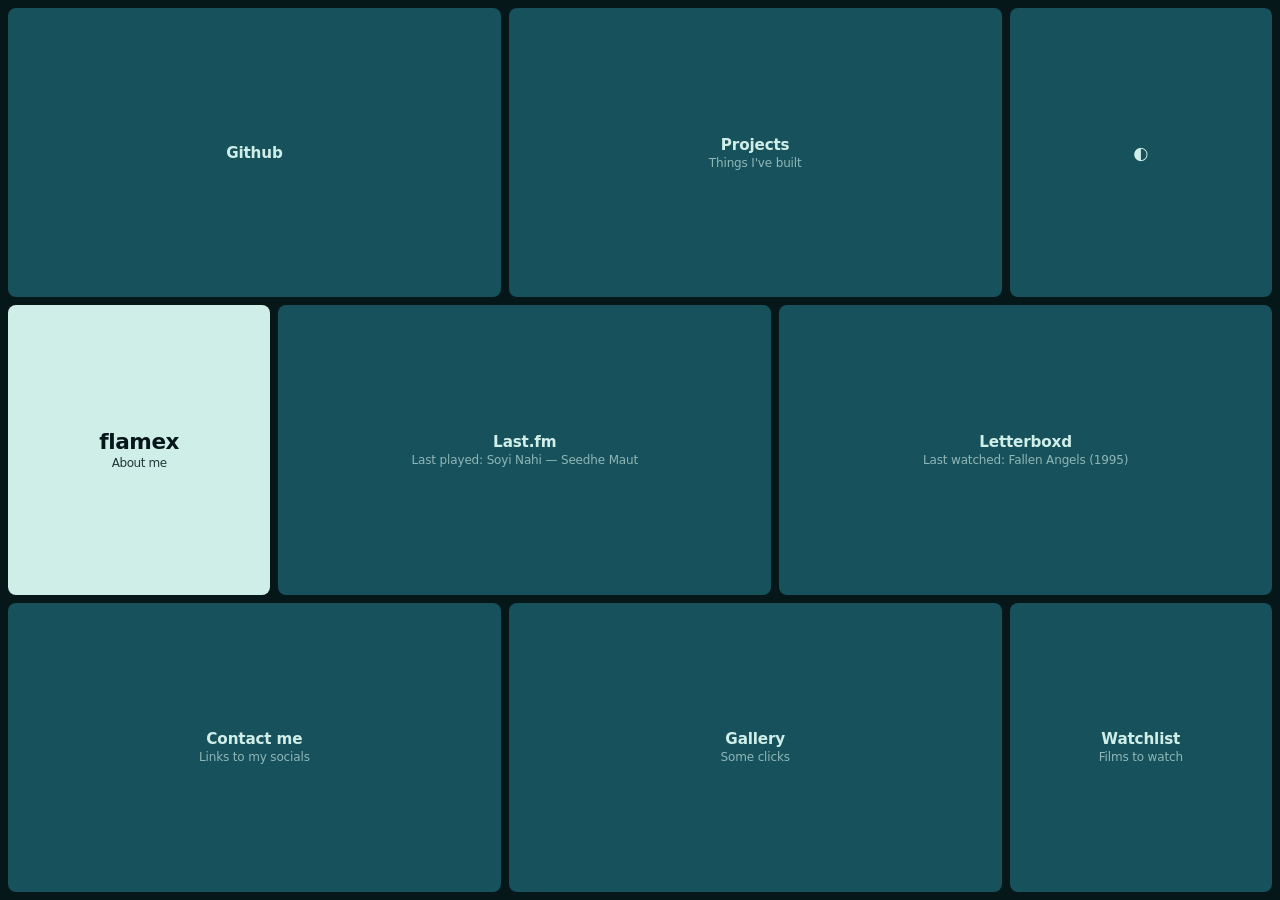
<file: index.html>
<!DOCTYPE html>
<html>
    <head>
        <meta charset="UTF-8"/>
        <meta name="viewport" content="width=device-width, initial-scale=1.0" />
        <title>flamex</title>
        <script>
            try {
                document.documentElement.dataset.theme =
                    localStorage.getItem("theme") === "light" ? "light" : "dark";
            } catch (e) {}
        </script>
        <link rel="stylesheet" href="style.css">
        <link rel="icon" href="favicon.ico" sizes="any">
        <link rel="icon" href="favicon-32.png" type="image/png" sizes="32x32">
        <link rel="apple-touch-icon" href="apple-touch-icon.png">
    </head>
    <body>
        <main class="bento">
            <div class="row">
                <a class="cell"  href="https://github.com/Diparsan79">
                    <span class="label">Github</span>
                </a>
                <a class="cell" href="projects.html">
                    <span class="label">Projects</span>
                    <span class="tagline">Things I've built</span>
                </a>
                <button class="cell toggle" type="button" aria-label="Switch color theme">◐</button>
                </div>
            <div class="row">
                <a class="cell brand" href="about.html">
                    <span class="label">flamex</span>
                    <span class="tagline">About me</span>
                </a>
                <a class="cell" href="https://last.fm/user/flamex67">
                    <span class="label">Last.fm</span>
                    <span class="tagline" id="lastfm-tag">What I'm listening to</span>
                </a>
                <a class="cell" href="https://letterboxd.com/flamexgod">
                    <span class="label">Letterboxd</span>
                    <span class="tagline" id="lb-tag">What I'm watching</span>
                </a>
            </div>
            <div class="row">
                <a class="cell" href="contact.html">
                    <span class="label">Contact me</span>
                    <span class="tagline">Links to my socials</span>
                </a>
                <a class="cell" href="gallery.html">
                    <span class="label">Gallery</span>
                    <span class="tagline">Some clicks</span>
                </a>
                <a class="cell" href="watchlist.html">
                    <span class="label">Watchlist</span>
                    <span class="tagline">Films to watch</span>
                </a>
            </div>
        </main>
    <script src="script.js" defer></script>
    </body>
</html>
</file>
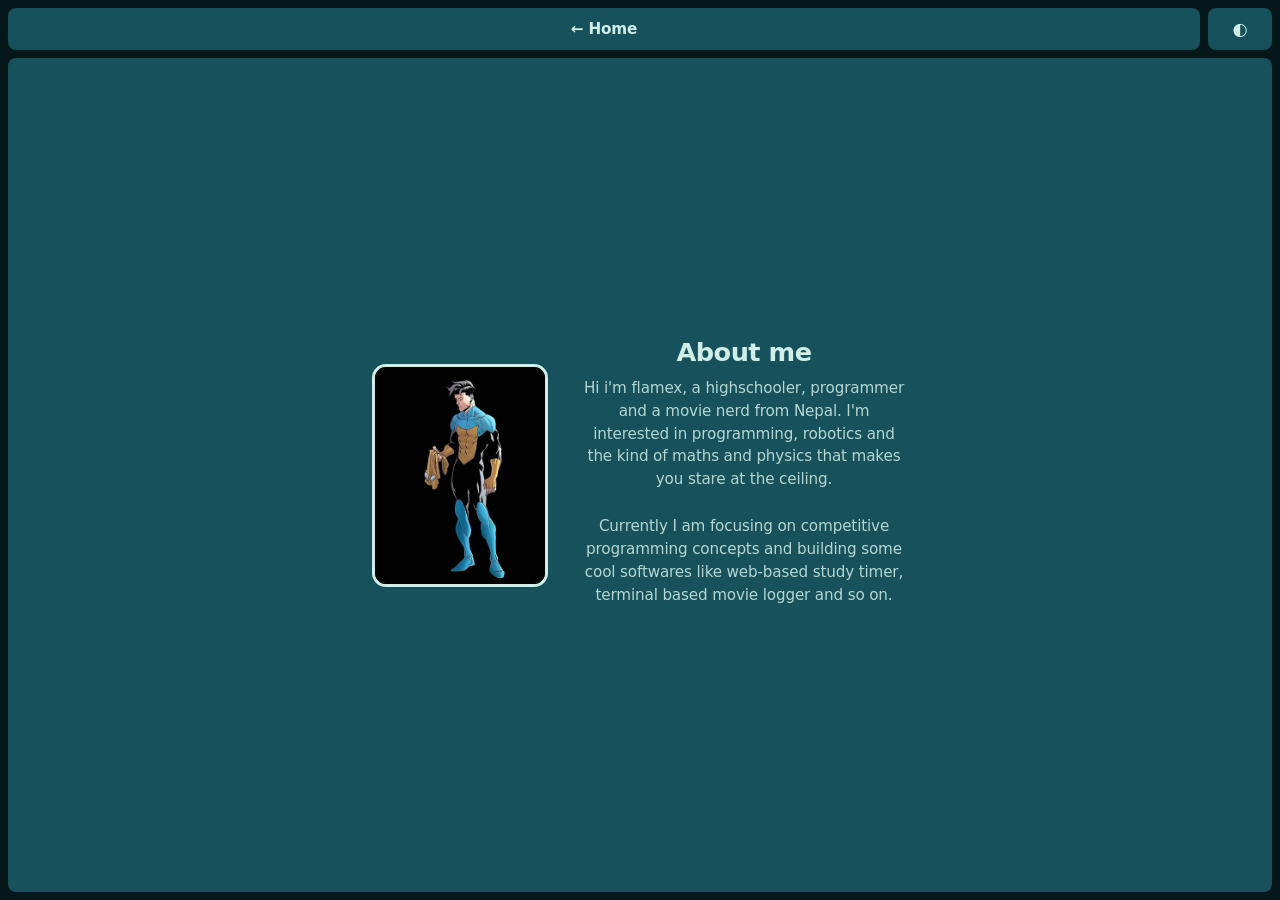
<file: about.html>
<!DOCTYPE html>
<html lang="en">
    <head>
        <meta charset="UTF-8">
        <meta name="viewport" content="width=device-width, initial-scale=1.0">
        <title>About Me</title>
            <script>
            try {
                document.documentElement.dataset.theme =
                    localStorage.getItem("theme") === "light" ? "light" : "dark";
            } catch (e) {}
        </script>
        <link rel="stylesheet" href="style.css">
    </head>
    <body>
        <main class="bento page about-page">
            <div class="bar">
                <a class="cell" href="index.html">
                    <span class="label">← Home</span>
                </a>
                <button class="cell toggle" type="button" aria-label="Switch color theme">◐</button>
            </div>

            <section class="cell about-card">
                <img class="about-pfp" src="avatar.jpg" alt="flamex">
                <div class="about-text">
                    <h1>About me</h1>
                    <p>Hi i'm flamex, a highschooler, programmer and a movie nerd from Nepal. I'm interested in programming, robotics and the kind of maths and physics that makes you stare at the ceiling.</p>
                    <br>
                    <p>Currently I am focusing on competitive programming concepts and building some cool softwares like web-based study timer, terminal based movie logger and so on.</p>
                </div>
            </section>
        </main>
    <script src="script.js"></script>
    </body>
</html>
</file>
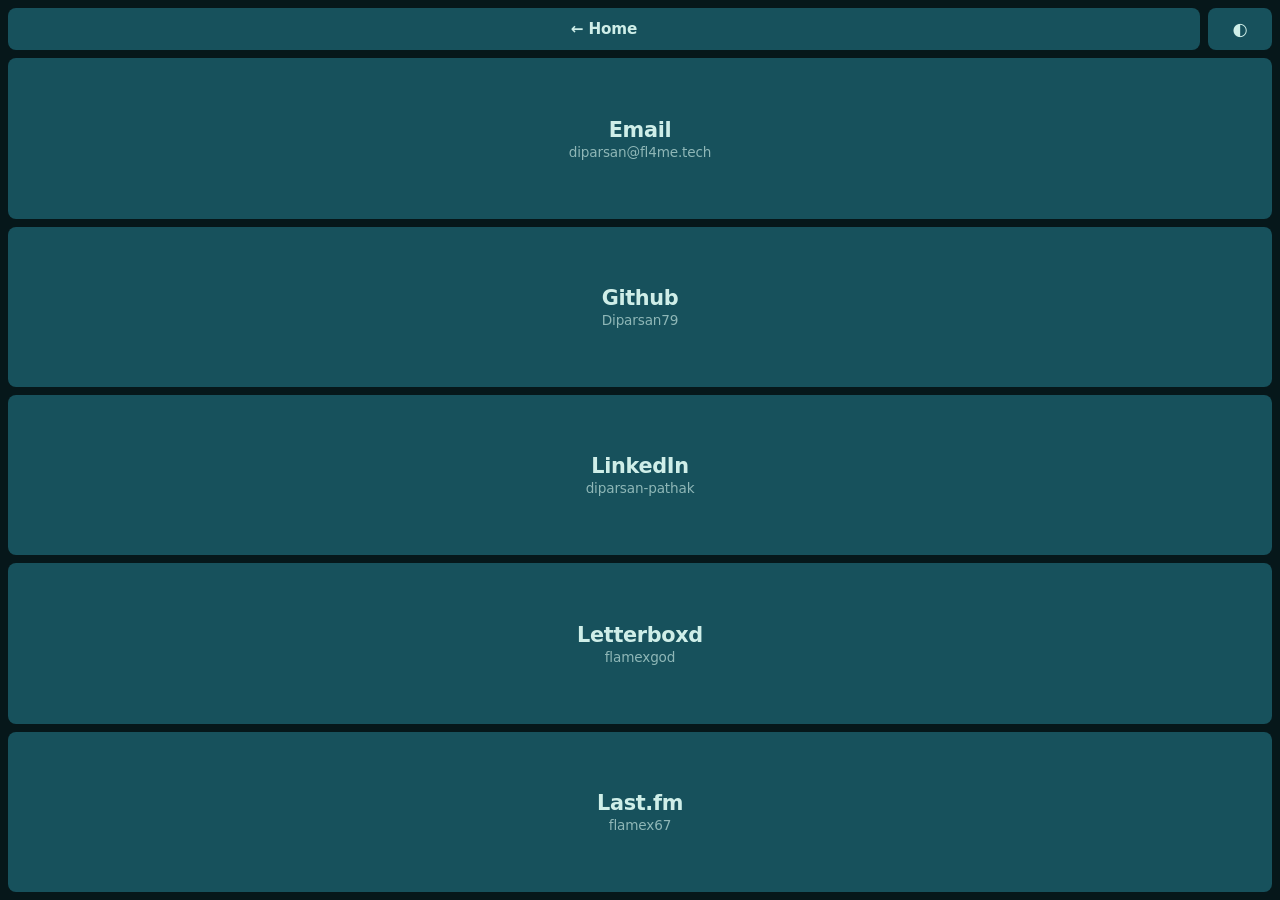
<file: contact.html>
<!DOCTYPE html>
<html lang="en">
    <head>
        <meta charset="UTF-8">
        <meta name="viewport" content="width=device-width, initial-scale=1.0">
        <title>Contact Me</title>
        <script>
            try {
                document.documentElement.dataset.theme =
                    localStorage.getItem("theme") === "light" ? "light" : "dark";
            } catch (e) {}
        </script>
        <link rel="stylesheet" href="style.css">
        <link rel="icon" href="favicon.ico" sizes="any">
        <link rel="icon" href="favicon-32.png" type="image/png" sizes="32x32">
        <link rel="apple-touch-icon" href="apple-touch-icon.png">
    </head>
    <body>
        <main class="bento page contact-page">
            <div class="bar">
                <a class="cell" href="index.html">
                    <span class="label">← Home</span>
                </a>
                <button class="cell toggle" type="button" aria-label="Switch color theme">◐</button>
            </div>

            <section class="contact">
                <a class="cell contact-link" href="mailto:diparsan@fl4me.tech">
                    <span class="label">Email</span>
                    <span class="tagline">diparsan@fl4me.tech</span>
                </a>
                <a class="cell contact-link" href="https://github.com/Diparsan79" target="_blank" rel="noopener noreferrer">
                    <span class="label">Github</span>
                    <span class="tagline">Diparsan79</span>
                </a>
                <a class="cell contact-link" href="https://linkedin.com/in/diparsan-pathak/" target="_blank" rel="noopener noreferrer">
                    <span class="label">LinkedIn</span>
                    <span class="tagline">diparsan-pathak</span>
                </a>
                <a class="cell contact-link" href="https://letterboxd.com/flamexgod" target="_blank" rel="noopener noreferrer">
                    <span class="label">Letterboxd</span>
                    <span class="tagline">flamexgod</span>
                </a>
                <a class="cell contact-link" href="https://www.last.fm/user/flamex67" target="_blank" rel="noopener noreferrer">
                    <span class="label">Last.fm</span>
                    <span class="tagline">flamex67</span>
                </a>
            </section>
        </main>
        <script src="script.js" defer></script>
    </body>
</html>
</file>
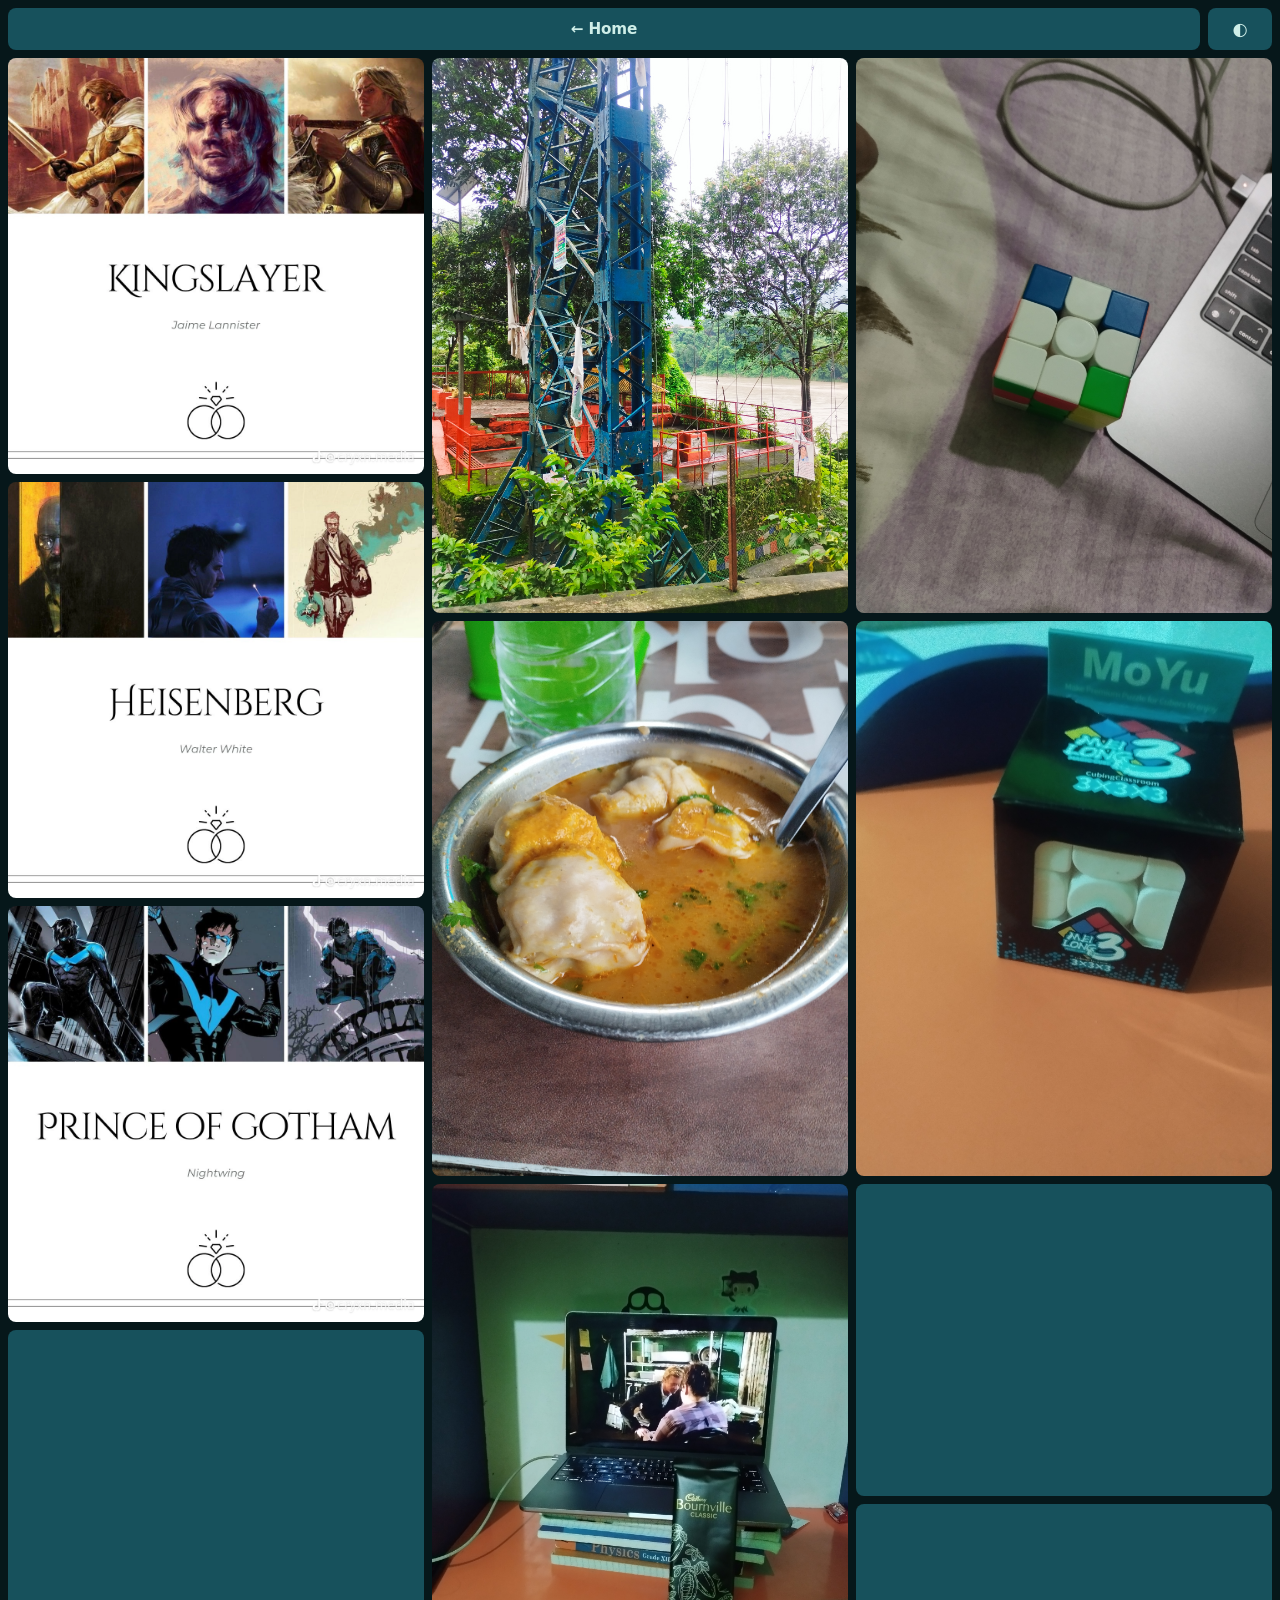
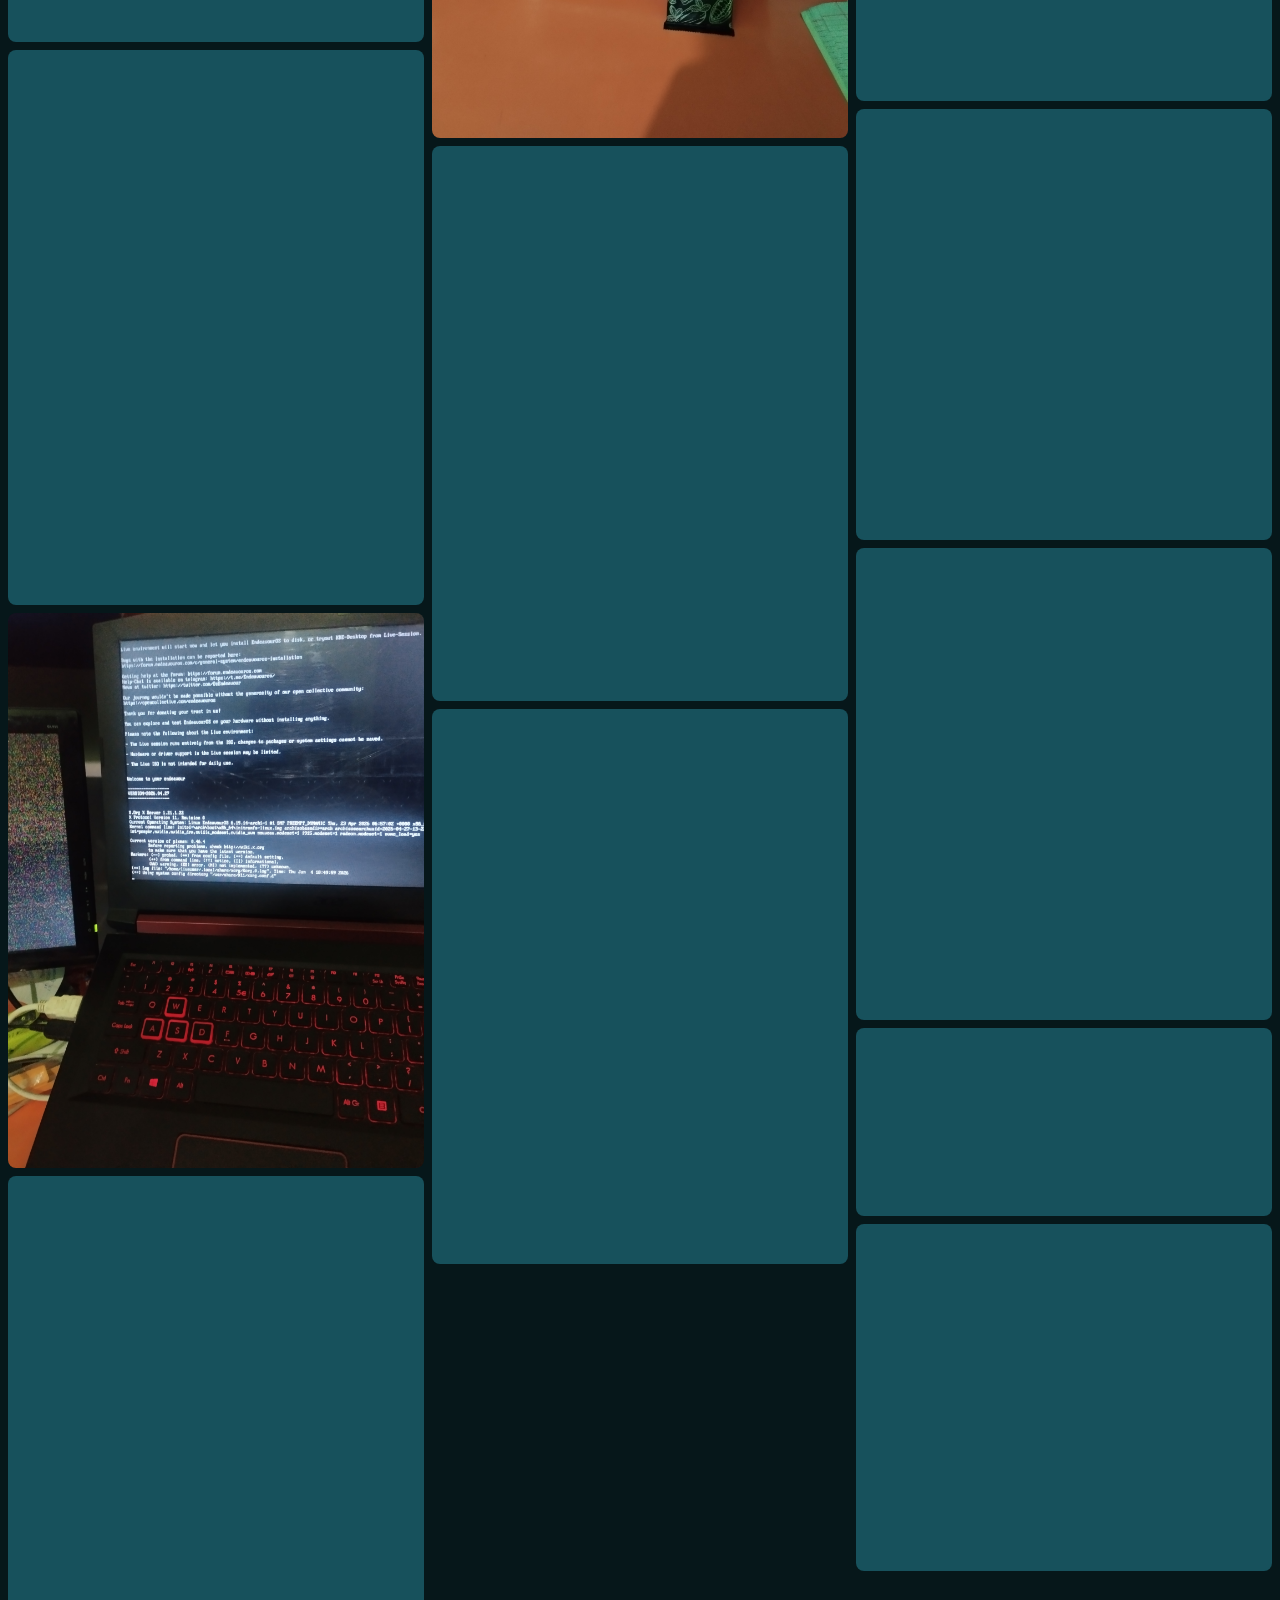
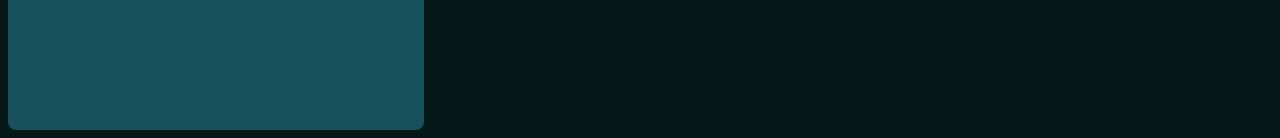
<file: gallery.html>
<!DOCTYPE html>
<html lang="en">
    <head>
        <meta charset="UTF-8">
        <meta name="viewport" content="width=device-width, initial-scale=1.0">
        <title>Gallery</title>
        <script>
            try {
                document.documentElement.dataset.theme =
                    localStorage.getItem("theme") === "light" ? "light" : "dark";
            } catch (e) {}
        </script>
        <link rel="stylesheet" href="style.css">
        <link rel="icon" href="favicon.ico" sizes="any">
        <link rel="icon" href="favicon-32.png" type="image/png" sizes="32x32">
        <link rel="apple-touch-icon" href="apple-touch-icon.png">
    </head>
    <body>
        <main class="bento page gallery-page">
            <div class="bar">
                <a class="cell" href="index.html">
                    <span class="label">← Home</span>
                </a>
                <button class="cell toggle" type="button" aria-label="Switch color theme">◐</button>
            </div>

            <section class="gallery">
                <img src="imgs/img1.webp"  width="1080" height="1080" alt="Photo 1">
                <img src="imgs/img2.webp"  width="1080" height="1080" alt="Photo 2">
                <img src="imgs/img3.webp"  width="1080" height="1080" alt="Photo 3">
                <img src="imgs/img4.jpg"   width="4000" height="3000" loading="lazy" decoding="async" alt="Photo 4">
                <img src="imgs/img5.jpg"   width="2448" height="3264" loading="lazy" decoding="async" alt="Photo 5">
                <img src="imgs/img6.jpg"   width="3000" height="4000" loading="lazy" decoding="async" alt="Photo 6">
                <img src="imgs/img7.jpg"   width="2448" height="3264" loading="lazy" decoding="async" alt="Photo 7">
                <img src="imgs/img8.jpg"   width="3000" height="4000" loading="lazy" decoding="async" alt="Photo 8">
                <img src="imgs/img9.jpg"   width="3000" height="4000" loading="lazy" decoding="async" alt="Photo 9">
                <img src="imgs/img10.jpg"  width="3000" height="4000" loading="lazy" decoding="async" alt="Photo 10">
                <img src="imgs/img11.jpg"  width="2448" height="3264" loading="lazy" decoding="async" alt="Photo 11">
                <img src="imgs/img12.jpg"  width="3000" height="4000" loading="lazy" decoding="async" alt="Photo 12">
                <img src="imgs/img13.jpg"  width="3000" height="4000" loading="lazy" decoding="async" alt="Photo 13">
                <img src="imgs/img14.jpg"  width="3000" height="4000" loading="lazy" decoding="async" alt="Photo 14">
                <img src="imgs/img15.jpg"  width="4000" height="3000" loading="lazy" decoding="async" alt="Photo 15">
                <img src="imgs/img16.jpg"  width="1520" height="720"  loading="lazy" decoding="async" alt="Photo 16">
                <img src="imgs/img17.jpg"  width="1080" height="1120" loading="lazy" decoding="async" alt="Photo 17">
                <img src="imgs/img18.jpg"  width="1080" height="1226" loading="lazy" decoding="async" alt="Photo 18">
                <img src="imgs/img19.jpg"  width="2400" height="1080" loading="lazy" decoding="async" alt="Photo 19">
                <img src="imgs/img20.jpg"  width="1080" height="902"  loading="lazy" decoding="async" alt="Photo 20">
            </section>
        </main>
        <script src="script.js" defer></script>
    </body>
</html>
</file>
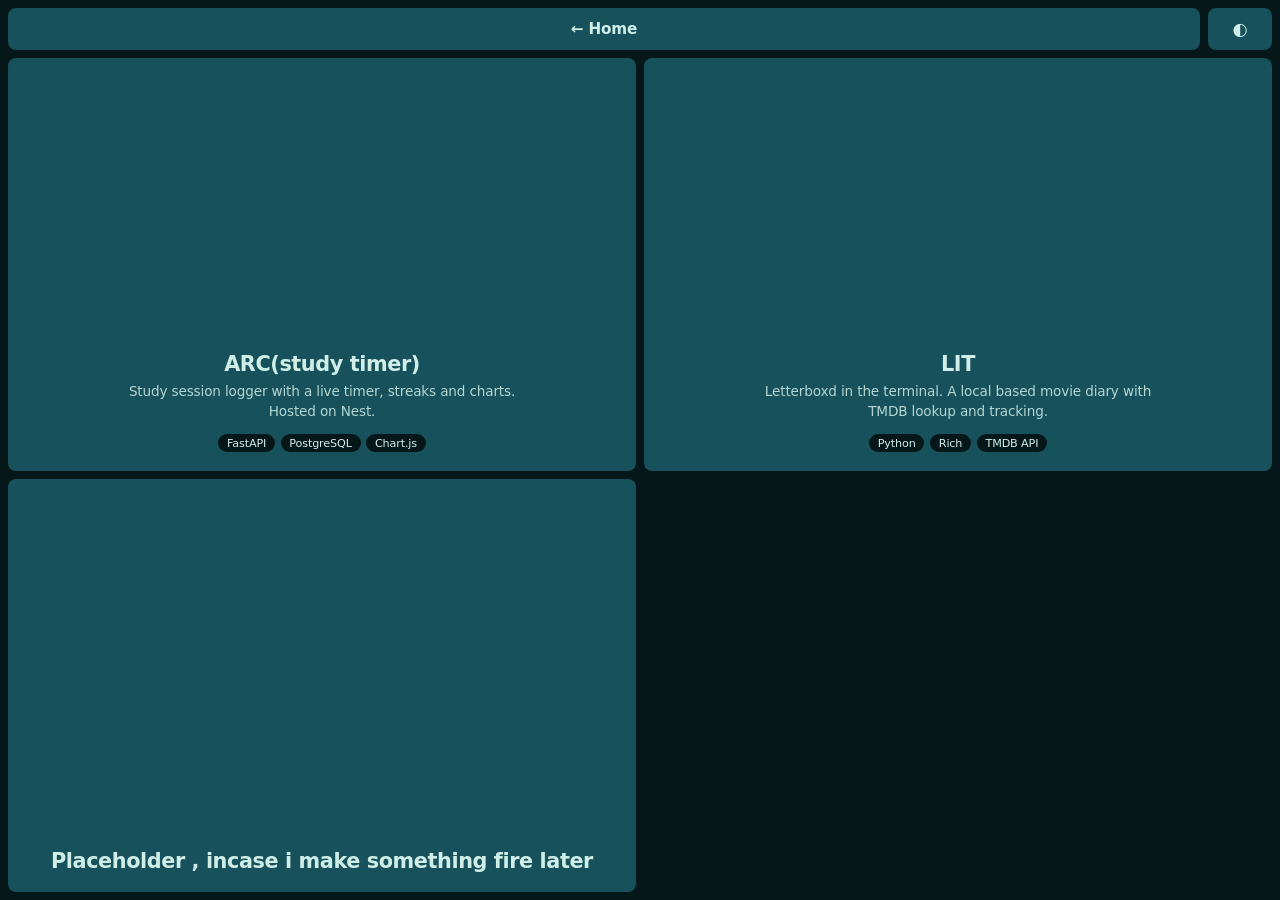
<file: projects.html>
<!DOCTYPE html>
<html lang="en">
    <head>
        <meta charset="UTF-8">
        <meta name="viewport" content="width=device-width, initial-scale=1.0">
        <title>Projects</title>
        <script>
            try {
                document.documentElement.dataset.theme =
                    localStorage.getItem("theme") === "light" ? "light" : "dark";
            } catch (e) {}
        </script>
        <link rel="stylesheet" href="style.css">
        <link rel="icon" href="favicon.ico" sizes="any">
        <link rel="icon" href="favicon-32.png" type="image/png" sizes="32x32">
        <link rel="apple-touch-icon" href="apple-touch-icon.png">
    </head>
    <body>
        <main class="bento page">
            <div class="bar">
                <a class="cell" href="index.html">
                    <span class="label">← Home</span>
                </a>
                <button class="cell toggle" type="button" aira-label="Switch color theme">◐</button>
            </div>

            <section class="projects">
                <div class="cell project">
                    <span class="label">ARC(study timer)</span>
                    <p class="project-desc">Study session logger with a live timer, streaks and charts. Hosted on Nest.</p>
                    <ul class="tags"><li>FastAPI</li><li>PostgreSQL</li><li>Chart.js</li></ul>
                </div>

                <div class="cell project">
                    <span class="label">LIT</span>
                    <p class="project-desc">Letterboxd in the terminal. A local based movie diary with TMDB lookup and tracking.</p>
                    <ul class="tags"><li>Python</li><li>Rich</li><li>TMDB API</li></ul>
                </div>

                <div class="cell project">
                    <span class="label">Placeholder , incase i make something fire later</span>
                </div>
            </section>
        </main>
        <script src="script.js" defer></script>
    </body>
</html>
</file>
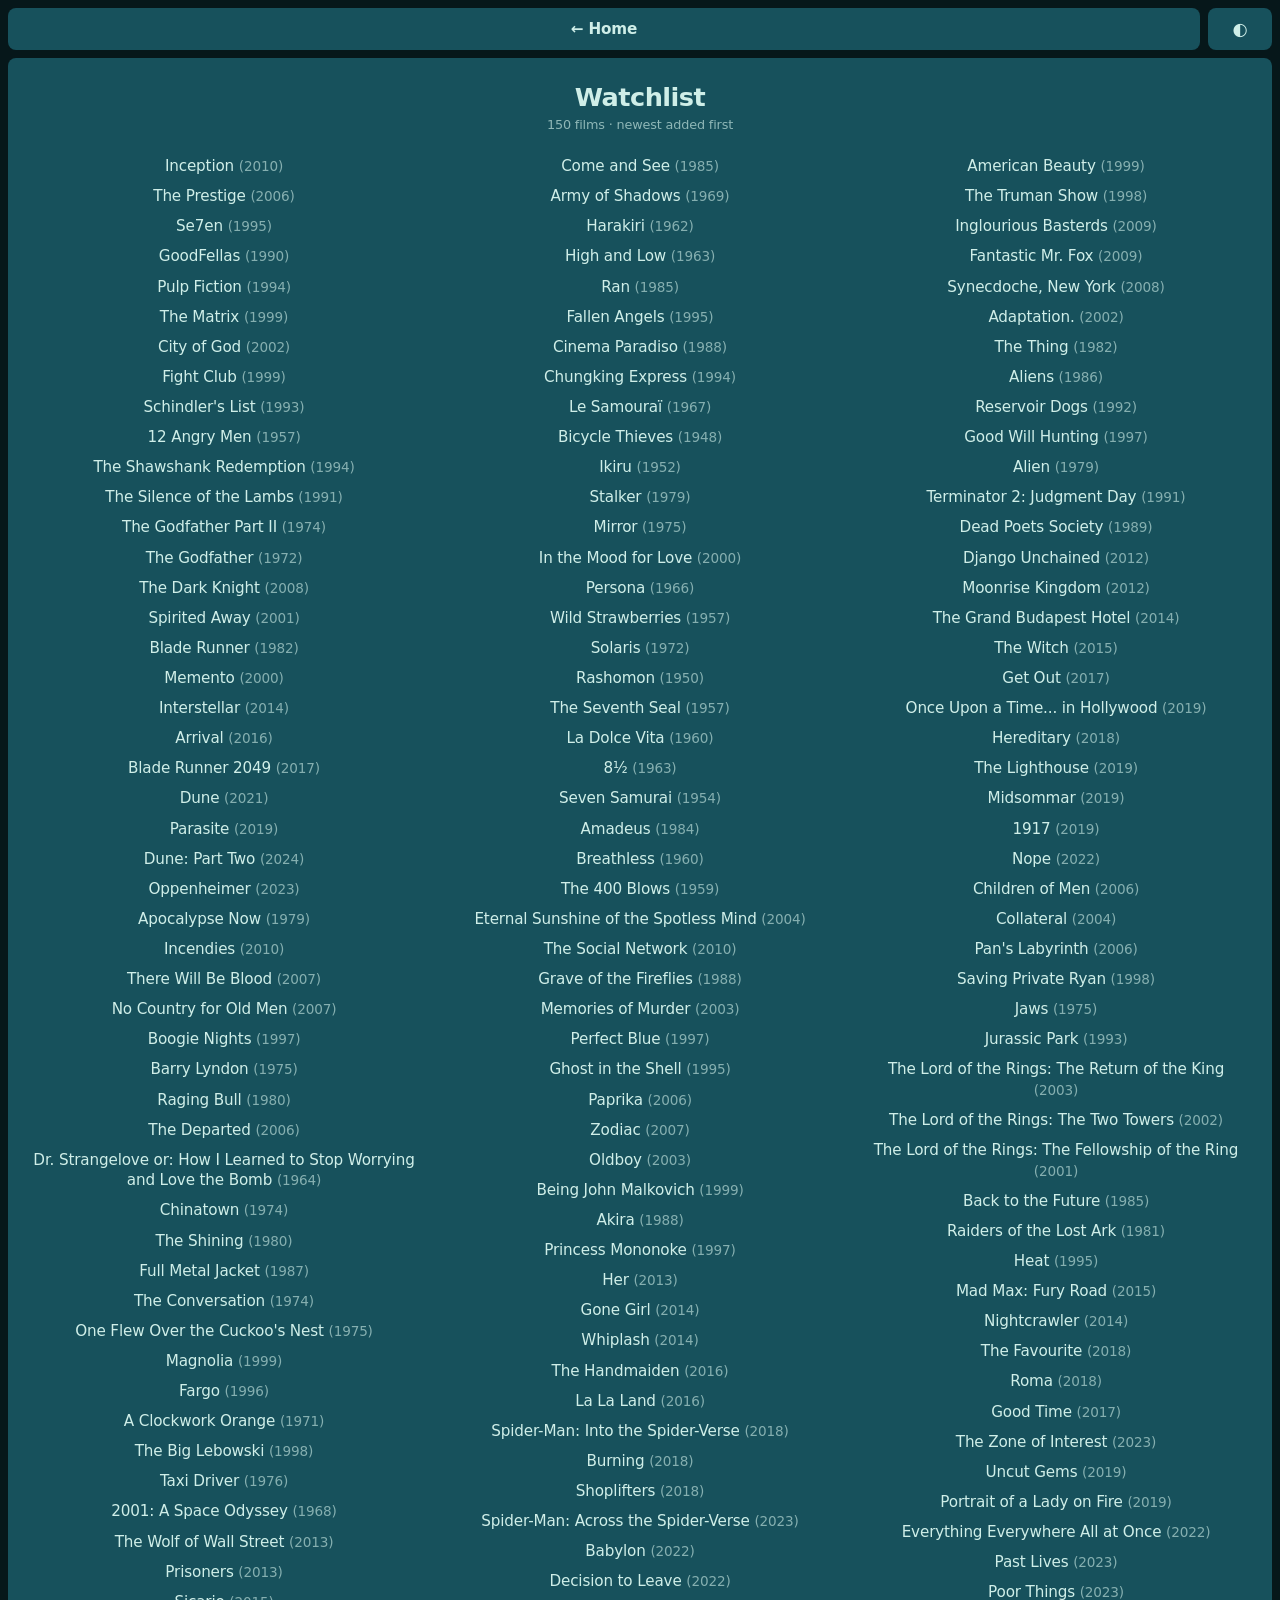
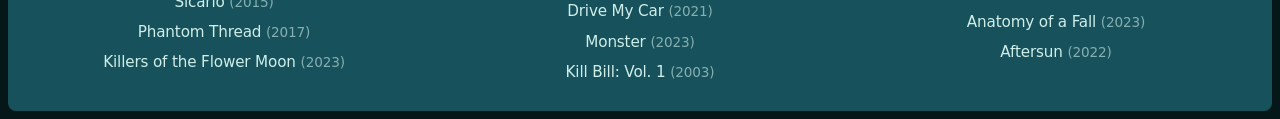
<file: watchlist.html>
<!DOCTYPE html>
<html lang="en">
<head>
    <meta charset="UTF-8">
    <meta name="viewport" content="width=device-width, initial-scale=1.0">
    <title>Watchlist</title>
    <script>
            try {
                document.documentElement.dataset.theme =
                    localStorage.getItem("theme") === "light" ? "light" : "dark";
            } catch (e) {}
    </script>
    <link rel="stylesheet" href="style.css">
    <link rel="icon" href="favicon.ico" sizes="any">
    <link rel="icon" href="favicon-32.png" type="image/png" sizes="32x32">
    <link rel="apple-touch-icon" href="apple-touch-icon.png">
</head>
<body>
    <main class="bento page watchlist-page">
        <div class="bar">
            <a class="cell" href="index.html">
                <span class="label">← Home</span>
            </a>
            <button class="cell toggle" type="button" aria-label="Switch color theme">◐</button>
        </div>

        <section class="cell watchlist">
            <!-- WATCHLIST:START -->
                <h1>Watchlist</h1>
                <p class="watch-count">150 films · newest added first</p>
                <ul class="watch-list">
                    <li><a href="https://boxd.it/1skk" target="_blank" rel="noopener noreferrer">Inception <span class="year">(2010)</span></a></li>
                    <li><a href="https://boxd.it/293w" target="_blank" rel="noopener noreferrer">The Prestige <span class="year">(2006)</span></a></li>
                    <li><a href="https://boxd.it/29zs" target="_blank" rel="noopener noreferrer">Se7en <span class="year">(1995)</span></a></li>
                    <li><a href="https://boxd.it/29FA" target="_blank" rel="noopener noreferrer">GoodFellas <span class="year">(1990)</span></a></li>
                    <li><a href="https://boxd.it/29Pq" target="_blank" rel="noopener noreferrer">Pulp Fiction <span class="year">(1994)</span></a></li>
                    <li><a href="https://boxd.it/2a1m" target="_blank" rel="noopener noreferrer">The Matrix <span class="year">(1999)</span></a></li>
                    <li><a href="https://boxd.it/2a2a" target="_blank" rel="noopener noreferrer">City of God <span class="year">(2002)</span></a></li>
                    <li><a href="https://boxd.it/2a9q" target="_blank" rel="noopener noreferrer">Fight Club <span class="year">(1999)</span></a></li>
                    <li><a href="https://boxd.it/2aq2" target="_blank" rel="noopener noreferrer">Schindler&#x27;s List <span class="year">(1993)</span></a></li>
                    <li><a href="https://boxd.it/2auI" target="_blank" rel="noopener noreferrer">12 Angry Men <span class="year">(1957)</span></a></li>
                    <li><a href="https://boxd.it/2aHi" target="_blank" rel="noopener noreferrer">The Shawshank Redemption <span class="year">(1994)</span></a></li>
                    <li><a href="https://boxd.it/2aHW" target="_blank" rel="noopener noreferrer">The Silence of the Lambs <span class="year">(1991)</span></a></li>
                    <li><a href="https://boxd.it/2aNq" target="_blank" rel="noopener noreferrer">The Godfather Part II <span class="year">(1974)</span></a></li>
                    <li><a href="https://boxd.it/2aNK" target="_blank" rel="noopener noreferrer">The Godfather <span class="year">(1972)</span></a></li>
                    <li><a href="https://boxd.it/2b0k" target="_blank" rel="noopener noreferrer">The Dark Knight <span class="year">(2008)</span></a></li>
                    <li><a href="https://boxd.it/2b4m" target="_blank" rel="noopener noreferrer">Spirited Away <span class="year">(2001)</span></a></li>
                    <li><a href="https://boxd.it/2bcA" target="_blank" rel="noopener noreferrer">Blade Runner <span class="year">(1982)</span></a></li>
                    <li><a href="https://boxd.it/2bcK" target="_blank" rel="noopener noreferrer">Memento <span class="year">(2000)</span></a></li>
                    <li><a href="https://boxd.it/4VZ8" target="_blank" rel="noopener noreferrer">Interstellar <span class="year">(2014)</span></a></li>
                    <li><a href="https://boxd.it/aNGk" target="_blank" rel="noopener noreferrer">Arrival <span class="year">(2016)</span></a></li>
                    <li><a href="https://boxd.it/b8wK" target="_blank" rel="noopener noreferrer">Blade Runner 2049 <span class="year">(2017)</span></a></li>
                    <li><a href="https://boxd.it/fA7G" target="_blank" rel="noopener noreferrer">Dune <span class="year">(2021)</span></a></li>
                    <li><a href="https://boxd.it/hTha" target="_blank" rel="noopener noreferrer">Parasite <span class="year">(2019)</span></a></li>
                    <li><a href="https://boxd.it/pUfA" target="_blank" rel="noopener noreferrer">Dune: Part Two <span class="year">(2024)</span></a></li>
                    <li><a href="https://boxd.it/wUow" target="_blank" rel="noopener noreferrer">Oppenheimer <span class="year">(2023)</span></a></li>
                    <li><a href="https://boxd.it/6ZS" target="_blank" rel="noopener noreferrer">Apocalypse Now <span class="year">(1979)</span></a></li>
                    <li><a href="https://boxd.it/Msm" target="_blank" rel="noopener noreferrer">Incendies <span class="year">(2010)</span></a></li>
                    <li><a href="https://boxd.it/20Z2" target="_blank" rel="noopener noreferrer">There Will Be Blood <span class="year">(2007)</span></a></li>
                    <li><a href="https://boxd.it/21ew" target="_blank" rel="noopener noreferrer">No Country for Old Men <span class="year">(2007)</span></a></li>
                    <li><a href="https://boxd.it/23um" target="_blank" rel="noopener noreferrer">Boogie Nights <span class="year">(1997)</span></a></li>
                    <li><a href="https://boxd.it/25A2" target="_blank" rel="noopener noreferrer">Barry Lyndon <span class="year">(1975)</span></a></li>
                    <li><a href="https://boxd.it/28yI" target="_blank" rel="noopener noreferrer">Raging Bull <span class="year">(1980)</span></a></li>
                    <li><a href="https://boxd.it/28MA" target="_blank" rel="noopener noreferrer">The Departed <span class="year">(2006)</span></a></li>
                    <li><a href="https://boxd.it/29eY" target="_blank" rel="noopener noreferrer">Dr. Strangelove or: How I Learned to Stop Worrying and Love the Bomb <span class="year">(1964)</span></a></li>
                    <li><a href="https://boxd.it/29vU" target="_blank" rel="noopener noreferrer">Chinatown <span class="year">(1974)</span></a></li>
                    <li><a href="https://boxd.it/29Nu" target="_blank" rel="noopener noreferrer">The Shining <span class="year">(1980)</span></a></li>
                    <li><a href="https://boxd.it/2a1Q" target="_blank" rel="noopener noreferrer">Full Metal Jacket <span class="year">(1987)</span></a></li>
                    <li><a href="https://boxd.it/2a38" target="_blank" rel="noopener noreferrer">The Conversation <span class="year">(1974)</span></a></li>
                    <li><a href="https://boxd.it/2aeA" target="_blank" rel="noopener noreferrer">One Flew Over the Cuckoo&#x27;s Nest <span class="year">(1975)</span></a></li>
                    <li><a href="https://boxd.it/2aze" target="_blank" rel="noopener noreferrer">Magnolia <span class="year">(1999)</span></a></li>
                    <li><a href="https://boxd.it/2aHM" target="_blank" rel="noopener noreferrer">Fargo <span class="year">(1996)</span></a></li>
                    <li><a href="https://boxd.it/2aVE" target="_blank" rel="noopener noreferrer">A Clockwork Orange <span class="year">(1971)</span></a></li>
                    <li><a href="https://boxd.it/2b6C" target="_blank" rel="noopener noreferrer">The Big Lebowski <span class="year">(1998)</span></a></li>
                    <li><a href="https://boxd.it/2b8y" target="_blank" rel="noopener noreferrer">Taxi Driver <span class="year">(1976)</span></a></li>
                    <li><a href="https://boxd.it/2bf0" target="_blank" rel="noopener noreferrer">2001: A Space Odyssey <span class="year">(1968)</span></a></li>
                    <li><a href="https://boxd.it/3C1m" target="_blank" rel="noopener noreferrer">The Wolf of Wall Street <span class="year">(2013)</span></a></li>
                    <li><a href="https://boxd.it/4E5i" target="_blank" rel="noopener noreferrer">Prisoners <span class="year">(2013)</span></a></li>
                    <li><a href="https://boxd.it/8i7u" target="_blank" rel="noopener noreferrer">Sicario <span class="year">(2015)</span></a></li>
                    <li><a href="https://boxd.it/e4uc" target="_blank" rel="noopener noreferrer">Phantom Thread <span class="year">(2017)</span></a></li>
                    <li><a href="https://boxd.it/gHp0" target="_blank" rel="noopener noreferrer">Killers of the Flower Moon <span class="year">(2023)</span></a></li>
                    <li><a href="https://boxd.it/1w9q" target="_blank" rel="noopener noreferrer">Come and See <span class="year">(1985)</span></a></li>
                    <li><a href="https://boxd.it/1Mli" target="_blank" rel="noopener noreferrer">Army of Shadows <span class="year">(1969)</span></a></li>
                    <li><a href="https://boxd.it/1NTU" target="_blank" rel="noopener noreferrer">Harakiri <span class="year">(1962)</span></a></li>
                    <li><a href="https://boxd.it/1RSc" target="_blank" rel="noopener noreferrer">High and Low <span class="year">(1963)</span></a></li>
                    <li><a href="https://boxd.it/1Tlu" target="_blank" rel="noopener noreferrer">Ran <span class="year">(1985)</span></a></li>
                    <li><a href="https://boxd.it/1UkW" target="_blank" rel="noopener noreferrer">Fallen Angels <span class="year">(1995)</span></a></li>
                    <li><a href="https://boxd.it/1UlA" target="_blank" rel="noopener noreferrer">Cinema Paradiso <span class="year">(1988)</span></a></li>
                    <li><a href="https://boxd.it/1UDa" target="_blank" rel="noopener noreferrer">Chungking Express <span class="year">(1994)</span></a></li>
                    <li><a href="https://boxd.it/22ZI" target="_blank" rel="noopener noreferrer">Le Samouraï <span class="year">(1967)</span></a></li>
                    <li><a href="https://boxd.it/23hW" target="_blank" rel="noopener noreferrer">Bicycle Thieves <span class="year">(1948)</span></a></li>
                    <li><a href="https://boxd.it/251c" target="_blank" rel="noopener noreferrer">Ikiru <span class="year">(1952)</span></a></li>
                    <li><a href="https://boxd.it/28PO" target="_blank" rel="noopener noreferrer">Stalker <span class="year">(1979)</span></a></li>
                    <li><a href="https://boxd.it/28Q8" target="_blank" rel="noopener noreferrer">Mirror <span class="year">(1975)</span></a></li>
                    <li><a href="https://boxd.it/29tE" target="_blank" rel="noopener noreferrer">In the Mood for Love <span class="year">(2000)</span></a></li>
                    <li><a href="https://boxd.it/29B4" target="_blank" rel="noopener noreferrer">Persona <span class="year">(1966)</span></a></li>
                    <li><a href="https://boxd.it/29ZU" target="_blank" rel="noopener noreferrer">Wild Strawberries <span class="year">(1957)</span></a></li>
                    <li><a href="https://boxd.it/2a2Y" target="_blank" rel="noopener noreferrer">Solaris <span class="year">(1972)</span></a></li>
                    <li><a href="https://boxd.it/2a9K" target="_blank" rel="noopener noreferrer">Rashomon <span class="year">(1950)</span></a></li>
                    <li><a href="https://boxd.it/2ahO" target="_blank" rel="noopener noreferrer">The Seventh Seal <span class="year">(1957)</span></a></li>
                    <li><a href="https://boxd.it/2anC" target="_blank" rel="noopener noreferrer">La Dolce Vita <span class="year">(1960)</span></a></li>
                    <li><a href="https://boxd.it/2aqm" target="_blank" rel="noopener noreferrer">8½ <span class="year">(1963)</span></a></li>
                    <li><a href="https://boxd.it/2axi" target="_blank" rel="noopener noreferrer">Seven Samurai <span class="year">(1954)</span></a></li>
                    <li><a href="https://boxd.it/2aH8" target="_blank" rel="noopener noreferrer">Amadeus <span class="year">(1984)</span></a></li>
                    <li><a href="https://boxd.it/2aIK" target="_blank" rel="noopener noreferrer">Breathless <span class="year">(1960)</span></a></li>
                    <li><a href="https://boxd.it/2b1C" target="_blank" rel="noopener noreferrer">The 400 Blows <span class="year">(1959)</span></a></li>
                    <li><a href="https://boxd.it/6YK" target="_blank" rel="noopener noreferrer">Eternal Sunshine of the Spotless Mind <span class="year">(2004)</span></a></li>
                    <li><a href="https://boxd.it/17ue" target="_blank" rel="noopener noreferrer">The Social Network <span class="year">(2010)</span></a></li>
                    <li><a href="https://boxd.it/1RUM" target="_blank" rel="noopener noreferrer">Grave of the Fireflies <span class="year">(1988)</span></a></li>
                    <li><a href="https://boxd.it/1TSo" target="_blank" rel="noopener noreferrer">Memories of Murder <span class="year">(2003)</span></a></li>
                    <li><a href="https://boxd.it/1W7A" target="_blank" rel="noopener noreferrer">Perfect Blue <span class="year">(1997)</span></a></li>
                    <li><a href="https://boxd.it/1YYc" target="_blank" rel="noopener noreferrer">Ghost in the Shell <span class="year">(1995)</span></a></li>
                    <li><a href="https://boxd.it/23wW" target="_blank" rel="noopener noreferrer">Paprika <span class="year">(2006)</span></a></li>
                    <li><a href="https://boxd.it/27MO" target="_blank" rel="noopener noreferrer">Zodiac <span class="year">(2007)</span></a></li>
                    <li><a href="https://boxd.it/29R2" target="_blank" rel="noopener noreferrer">Oldboy <span class="year">(2003)</span></a></li>
                    <li><a href="https://boxd.it/2ahu" target="_blank" rel="noopener noreferrer">Being John Malkovich <span class="year">(1999)</span></a></li>
                    <li><a href="https://boxd.it/2b1i" target="_blank" rel="noopener noreferrer">Akira <span class="year">(1988)</span></a></li>
                    <li><a href="https://boxd.it/2b4w" target="_blank" rel="noopener noreferrer">Princess Mononoke <span class="year">(1997)</span></a></li>
                    <li><a href="https://boxd.it/4O24" target="_blank" rel="noopener noreferrer">Her <span class="year">(2013)</span></a></li>
                    <li><a href="https://boxd.it/6hQu" target="_blank" rel="noopener noreferrer">Gone Girl <span class="year">(2014)</span></a></li>
                    <li><a href="https://boxd.it/7bQA" target="_blank" rel="noopener noreferrer">Whiplash <span class="year">(2014)</span></a></li>
                    <li><a href="https://boxd.it/948A" target="_blank" rel="noopener noreferrer">The Handmaiden <span class="year">(2016)</span></a></li>
                    <li><a href="https://boxd.it/a5fa" target="_blank" rel="noopener noreferrer">La La Land <span class="year">(2016)</span></a></li>
                    <li><a href="https://boxd.it/azpY" target="_blank" rel="noopener noreferrer">Spider-Man: Into the Spider-Verse <span class="year">(2018)</span></a></li>
                    <li><a href="https://boxd.it/hHUa" target="_blank" rel="noopener noreferrer">Burning <span class="year">(2018)</span></a></li>
                    <li><a href="https://boxd.it/ifY6" target="_blank" rel="noopener noreferrer">Shoplifters <span class="year">(2018)</span></a></li>
                    <li><a href="https://boxd.it/kSz4" target="_blank" rel="noopener noreferrer">Spider-Man: Across the Spider-Verse <span class="year">(2023)</span></a></li>
                    <li><a href="https://boxd.it/mM02" target="_blank" rel="noopener noreferrer">Babylon <span class="year">(2022)</span></a></li>
                    <li><a href="https://boxd.it/qp9e" target="_blank" rel="noopener noreferrer">Decision to Leave <span class="year">(2022)</span></a></li>
                    <li><a href="https://boxd.it/sv94" target="_blank" rel="noopener noreferrer">Drive My Car <span class="year">(2021)</span></a></li>
                    <li><a href="https://boxd.it/DJEM" target="_blank" rel="noopener noreferrer">Monster <span class="year">(2023)</span></a></li>
                    <li><a href="https://boxd.it/70w" target="_blank" rel="noopener noreferrer">Kill Bill: Vol. 1 <span class="year">(2003)</span></a></li>
                    <li><a href="https://boxd.it/71Y" target="_blank" rel="noopener noreferrer">American Beauty <span class="year">(1999)</span></a></li>
                    <li><a href="https://boxd.it/18U8" target="_blank" rel="noopener noreferrer">The Truman Show <span class="year">(1998)</span></a></li>
                    <li><a href="https://boxd.it/1JzG" target="_blank" rel="noopener noreferrer">Inglourious Basterds <span class="year">(2009)</span></a></li>
                    <li><a href="https://boxd.it/1WyQ" target="_blank" rel="noopener noreferrer">Fantastic Mr. Fox <span class="year">(2009)</span></a></li>
                    <li><a href="https://boxd.it/23zw" target="_blank" rel="noopener noreferrer">Synecdoche, New York <span class="year">(2008)</span></a></li>
                    <li><a href="https://boxd.it/26mA" target="_blank" rel="noopener noreferrer">Adaptation. <span class="year">(2002)</span></a></li>
                    <li><a href="https://boxd.it/294O" target="_blank" rel="noopener noreferrer">The Thing <span class="year">(1982)</span></a></li>
                    <li><a href="https://boxd.it/29PA" target="_blank" rel="noopener noreferrer">Aliens <span class="year">(1986)</span></a></li>
                    <li><a href="https://boxd.it/2agc" target="_blank" rel="noopener noreferrer">Reservoir Dogs <span class="year">(1992)</span></a></li>
                    <li><a href="https://boxd.it/2ahY" target="_blank" rel="noopener noreferrer">Good Will Hunting <span class="year">(1997)</span></a></li>
                    <li><a href="https://boxd.it/2awY" target="_blank" rel="noopener noreferrer">Alien <span class="year">(1979)</span></a></li>
                    <li><a href="https://boxd.it/2aGY" target="_blank" rel="noopener noreferrer">Terminator 2: Judgment Day <span class="year">(1991)</span></a></li>
                    <li><a href="https://boxd.it/2aSg" target="_blank" rel="noopener noreferrer">Dead Poets Society <span class="year">(1989)</span></a></li>
                    <li><a href="https://boxd.it/2cCk" target="_blank" rel="noopener noreferrer">Django Unchained <span class="year">(2012)</span></a></li>
                    <li><a href="https://boxd.it/2Wng" target="_blank" rel="noopener noreferrer">Moonrise Kingdom <span class="year">(2012)</span></a></li>
                    <li><a href="https://boxd.it/3ZqO" target="_blank" rel="noopener noreferrer">The Grand Budapest Hotel <span class="year">(2014)</span></a></li>
                    <li><a href="https://boxd.it/9X0m" target="_blank" rel="noopener noreferrer">The Witch <span class="year">(2015)</span></a></li>
                    <li><a href="https://boxd.it/eOCm" target="_blank" rel="noopener noreferrer">Get Out <span class="year">(2017)</span></a></li>
                    <li><a href="https://boxd.it/gH0O" target="_blank" rel="noopener noreferrer">Once Upon a Time... in Hollywood <span class="year">(2019)</span></a></li>
                    <li><a href="https://boxd.it/hNVe" target="_blank" rel="noopener noreferrer">Hereditary <span class="year">(2018)</span></a></li>
                    <li><a href="https://boxd.it/icFU" target="_blank" rel="noopener noreferrer">The Lighthouse <span class="year">(2019)</span></a></li>
                    <li><a href="https://boxd.it/jhxe" target="_blank" rel="noopener noreferrer">Midsommar <span class="year">(2019)</span></a></li>
                    <li><a href="https://boxd.it/jj4y" target="_blank" rel="noopener noreferrer">1917 <span class="year">(2019)</span></a></li>
                    <li><a href="https://boxd.it/sDCe" target="_blank" rel="noopener noreferrer">Nope <span class="year">(2022)</span></a></li>
                    <li><a href="https://boxd.it/1Y2i" target="_blank" rel="noopener noreferrer">Children of Men <span class="year">(2006)</span></a></li>
                    <li><a href="https://boxd.it/28F0" target="_blank" rel="noopener noreferrer">Collateral <span class="year">(2004)</span></a></li>
                    <li><a href="https://boxd.it/28No" target="_blank" rel="noopener noreferrer">Pan&#x27;s Labyrinth <span class="year">(2006)</span></a></li>
                    <li><a href="https://boxd.it/29ro" target="_blank" rel="noopener noreferrer">Saving Private Ryan <span class="year">(1998)</span></a></li>
                    <li><a href="https://boxd.it/2a5e" target="_blank" rel="noopener noreferrer">Jaws <span class="year">(1975)</span></a></li>
                    <li><a href="https://boxd.it/2aA2" target="_blank" rel="noopener noreferrer">Jurassic Park <span class="year">(1993)</span></a></li>
                    <li><a href="https://boxd.it/2b5u" target="_blank" rel="noopener noreferrer">The Lord of the Rings: The Return of the King <span class="year">(2003)</span></a></li>
                    <li><a href="https://boxd.it/2b5E" target="_blank" rel="noopener noreferrer">The Lord of the Rings: The Two Towers <span class="year">(2002)</span></a></li>
                    <li><a href="https://boxd.it/2b5O" target="_blank" rel="noopener noreferrer">The Lord of the Rings: The Fellowship of the Ring <span class="year">(2001)</span></a></li>
                    <li><a href="https://boxd.it/2b8e" target="_blank" rel="noopener noreferrer">Back to the Future <span class="year">(1985)</span></a></li>
                    <li><a href="https://boxd.it/2bbs" target="_blank" rel="noopener noreferrer">Raiders of the Lost Ark <span class="year">(1981)</span></a></li>
                    <li><a href="https://boxd.it/2bg8" target="_blank" rel="noopener noreferrer">Heat <span class="year">(1995)</span></a></li>
                    <li><a href="https://boxd.it/2DjO" target="_blank" rel="noopener noreferrer">Mad Max: Fury Road <span class="year">(2015)</span></a></li>
                    <li><a href="https://boxd.it/780m" target="_blank" rel="noopener noreferrer">Nightcrawler <span class="year">(2014)</span></a></li>
                    <li><a href="https://boxd.it/d2hI" target="_blank" rel="noopener noreferrer">The Favourite <span class="year">(2018)</span></a></li>
                    <li><a href="https://boxd.it/f69M" target="_blank" rel="noopener noreferrer">Roma <span class="year">(2018)</span></a></li>
                    <li><a href="https://boxd.it/fcFu" target="_blank" rel="noopener noreferrer">Good Time <span class="year">(2017)</span></a></li>
                    <li><a href="https://boxd.it/gJsA" target="_blank" rel="noopener noreferrer">The Zone of Interest <span class="year">(2023)</span></a></li>
                    <li><a href="https://boxd.it/gXGc" target="_blank" rel="noopener noreferrer">Uncut Gems <span class="year">(2019)</span></a></li>
                    <li><a href="https://boxd.it/jkPq" target="_blank" rel="noopener noreferrer">Portrait of a Lady on Fire <span class="year">(2019)</span></a></li>
                    <li><a href="https://boxd.it/jUk4" target="_blank" rel="noopener noreferrer">Everything Everywhere All at Once <span class="year">(2022)</span></a></li>
                    <li><a href="https://boxd.it/oNB8" target="_blank" rel="noopener noreferrer">Past Lives <span class="year">(2023)</span></a></li>
                    <li><a href="https://boxd.it/tNWU" target="_blank" rel="noopener noreferrer">Poor Things <span class="year">(2023)</span></a></li>
                    <li><a href="https://boxd.it/yuDE" target="_blank" rel="noopener noreferrer">Anatomy of a Fall <span class="year">(2023)</span></a></li>
                    <li><a href="https://boxd.it/Arw0" target="_blank" rel="noopener noreferrer">Aftersun <span class="year">(2022)</span></a></li>
                </ul>
                <!-- WATCHLIST:END -->
        </section>
    </main>
    <script src="script.js" defer></script>
</body>
</html>
</file>
<file: style.css>
/* colors */
:root {
    color-scheme:dark;
    --bg: #06171a;
    --cell: #17515c;
    --fg: #cfeee8;
    --accent: #3f3cd5;
}
:root[data-theme="light"] {
    color-scheme: light;
    --bg: #eef7f5;
    --cell: #a6d7c4;
    --fg: #08201f;
    --accent: #2f2ab8;
    --on-accent: #ffffff;
}

*,
*::before,
*::after {
    box-sizing: border-box;
}

body {
    margin: 0;
    background: var(--bg);
    color: var(--fg);
    font-family: ui-sans-serif, system-ui, sans-serif;
}
.bento {
    display: flex;
    flex-direction: column;
    height: 100dvh;
    gap: 0.5rem;
    padding: 0.5rem;
}

.row {
    display: flex;
    gap: 0.5rem;
    min-height: 0;
}


.cell {
    background: var(--cell);
    color: var(--fg);
    border-radius: 8px;
    padding: 0.9rem 1rem;
    display: flex;
    flex-direction: column;
    justify-content: center;
    align-items: center;
    font-family: inherit;
    font-size: 0.95rem;
    font-weight: 600;
    letter-spacing: -0.01em;
    text-align: center;
    text-decoration: none;
    border: 0;
    cursor: pointer;
    min-width: 0;
    overflow-wrap: anywhere;
    hyphens: auto;
}

.label { display: block; }

.tagline {
    display: block;
    font-size: 0.75rem;
    font-weight: 400;
    opacity: 0.65;
    margin-top: 2px;

}
.brand {
    background: var(--fg);
    color: var(--bg);
    font-size: 1.35rem;
    letter-spacing: -0.02em;
    align-items: center;
    justify-content: center;
    text-align: center;
    min-height: 7rem;
}
.brand .tagline {
    opacity: 0.85;
}

.toggle {
    align-items: center;
    justify-content: center;
    font-size: 1.1rem;
}

/* desktop optimization */
@media (min-width: 601px) {
    .bento {
        height: 100dvh;
        min-height: 0;
    }

    .row {
        flex: 1;
    }
        /* row 1 */
    .row:nth-child(1) > .cell:nth-child(1) {flex: 2;}
    .row:nth-child(1) > .cell:nth-child(2) {flex: 2;}
    .row:nth-child(1) > .cell:nth-child(3) {flex: 1;}

    /* row 2 */
    .row:nth-child(2) > .cell:nth-child(1) {flex: 1;}
    .row:nth-child(2) > .cell:nth-child(2) {flex: 2;}
    .row:nth-child(2) > .cell:nth-child(3) {flex: 2;}

    /* row 3 */
    .row:nth-child(3) > .cell:nth-child(1) {flex: 2;}
    .row:nth-child(3) > .cell:nth-child(2) {flex: 2;}
    .row:nth-child(3) > .cell:nth-child(3) {flex: 1;}
}


/* mobile responsiveness */
@media (max-width: 600px) {
    .bento {
        height: auto;
        padding-bottom: 1rem;}
    .row {
        flex-direction: column;
        flex:none;}

    .cell {
        flex: 1;
        min-height: 5.5rem;
        justify-content: center;
    }
    .brand {
        min-height: 7rem;
    }

}


/* inner pages */
.page .bar {
    display: flex;
    gap: 0.5rem;
    flex: none;
}

.page .bar .cell {
    flex: 1;
    min-height: 0;
    justify-content: center;
    padding: 0.7rem 1rem;
}

.page .bar .toggle {
    flex:none;
    width:4rem;
}
.about-page .about-card {
    flex: 1;
    flex-direction: row;
    align-items: center;
    justify-content: center;
    gap: 2rem;
    padding: 2rem;
    min-height: 20rem;
    font-weight: 400;
    cursor: default;
}

.about-pfp {
    width: 11rem;
    aspect-ratio: 400 / 506;
    height: auto;
    border-radius: 14px;
    object-fit: cover;
    border: 3px solid var(--fg);
    flex-shrink: 0;
}

.about-text h1 {
    margin: 0 0 0.6rem;
    font-size: 1.6rem;
    letter-spacing: -0.02em;
}

.about-text p {
    margin: 0 0 0.4rem;
    line-height: 1.5;
    opacity: 0.85;
    max-width: 34ch;
}

@media (max-width: 600px) {
    .about-page .about-card {
        flex-direction: column;
        text-align: center;
        padding: 1.5rem 1rem;
    }
    .about-pfp {
    width: 11rem;
    aspect-ratio: 400 / 506;
    height: auto;
    border-radius: 14px;
    object-fit: cover;
    border: 3px solid var(--fg);
    flex-shrink: 0;
    }
}

/* projects page */
.projects {
    flex:1;
    display: grid;
    grid-template-columns: repeat(2,1fr);
    grid-template-rows: repeat(2,1fr);
    gap: 0.5rem;
    min-height: 0;
}

.projects .project {
    justify-content: flex-end;
    font-weight: 400;
    cursor: default;
    padding: 1.2rem;
}

.projects .project .label {
    font-size: 1.3rem;
    font-weight: 600;
    letter-spacing: -0.02em;
}

.project-desc {
    margin: 0.4rem 0 0;
    font-size: 0.85rem;
    line-height:1.45;
    opacity: 0.85;
    max-width: 48ch;
}

.tags {
    display: flex;
    flex-wrap: wrap;
    gap: 0.35rem;
    margin: 0.8rem 0 0;
    padding: 0;
    list-style: none;
}

.tags li {
    font-size: 0.7rem;
    padding: 0.15rem 0.55rem;
    border-radius: 999px;
    background: var(--bg);
    color: var(--fg);
}

@media (max-width: 600px) {
    .projects {
        grid-template-columns: 1fr;
        grid-template-rows: none;
    }
    .projects .project {
        min-height: 10rem;
    }
}

/* gallery pagee */
.gallery-page {
    height: auto;
    min-height: 100dvh;
}

.gallery {
    columns: 3;
    column-gap: 0.5rem;
}
.gallery img {
    display: block;
    width: 100%;
    height: auto;
    margin: 0 0 0.5rem;
    border-radius: 8px;
    background: var(--cell);
    break-inside: avoid;
}

@media (max-width: 600px) {
    .gallery {
        columns: 2;
    }
}

/* contact page */
.contact {
    flex:1;
    display: flex;
    flex-direction: column;
    gap: 0.5rem;
    min-height: 0;
}
.contact .contact-link {
    flex: 1;
    justify-content: center;
    padding: 1rem 1.2rem;
}

.contact .contact-link .label {
    font-size: 1.3rem;
    letter-spacing: -0.02rem;
}
.contact .contact-link .tagline {
    font-size: 0.85rem;
}

.contact .contact-link:hover,
.contact .contact-link:focus-visible {
    background: var(--fg);
    color: var(--bg);
}

@media (max-width: 600px) {
    .contact .contact-link {
        flex: none;
        min-height: 5.5rem;
    }
}

/* watchlist page */
.watchlist-page {
    height: auto;
    min-height: 100dvh;
}

.watchlist {
    flex:1;
    justify-content: flex-start;
    font-weight: 400;
    cursor: default;
    padding: 1.5rem;
}
.watchlist h1 {
    margin: 0;
    font-size: 1.6rem;
    letter-spacing: -0.02em;
}

.watch-count {
    margin: 0.3rem 0 1.2rem;
    font-size: 0.8rem;
    opacity: 0.65;
}
.watch-list {
    columns: 3;
    column-gap: 2rem;
    margin: 0;
    padding: 0;
    list-style: none;
}
.watch-list li {
    break-inside: avoid;
    padding: 0.3rem 0;
    line-height: 1.35;
}

.watch-list a {
    color: var(--fg);
    text-decoration: none;
}

.watch-list a:hover,
.watch-list a:focus-visible {
    text-decoration: underline;
}

.watch-list .year {
    opacity: 0.6;
    font-size: 0.85rem;
}

@media (max-width: 800px) {
    .watchlist { columns: 2;}
}

@media (max-width: 600px) {
    .watchlist { padding: 1.2rem 1rem;}
    .watch-list { columns: 1;}
}
</file>
